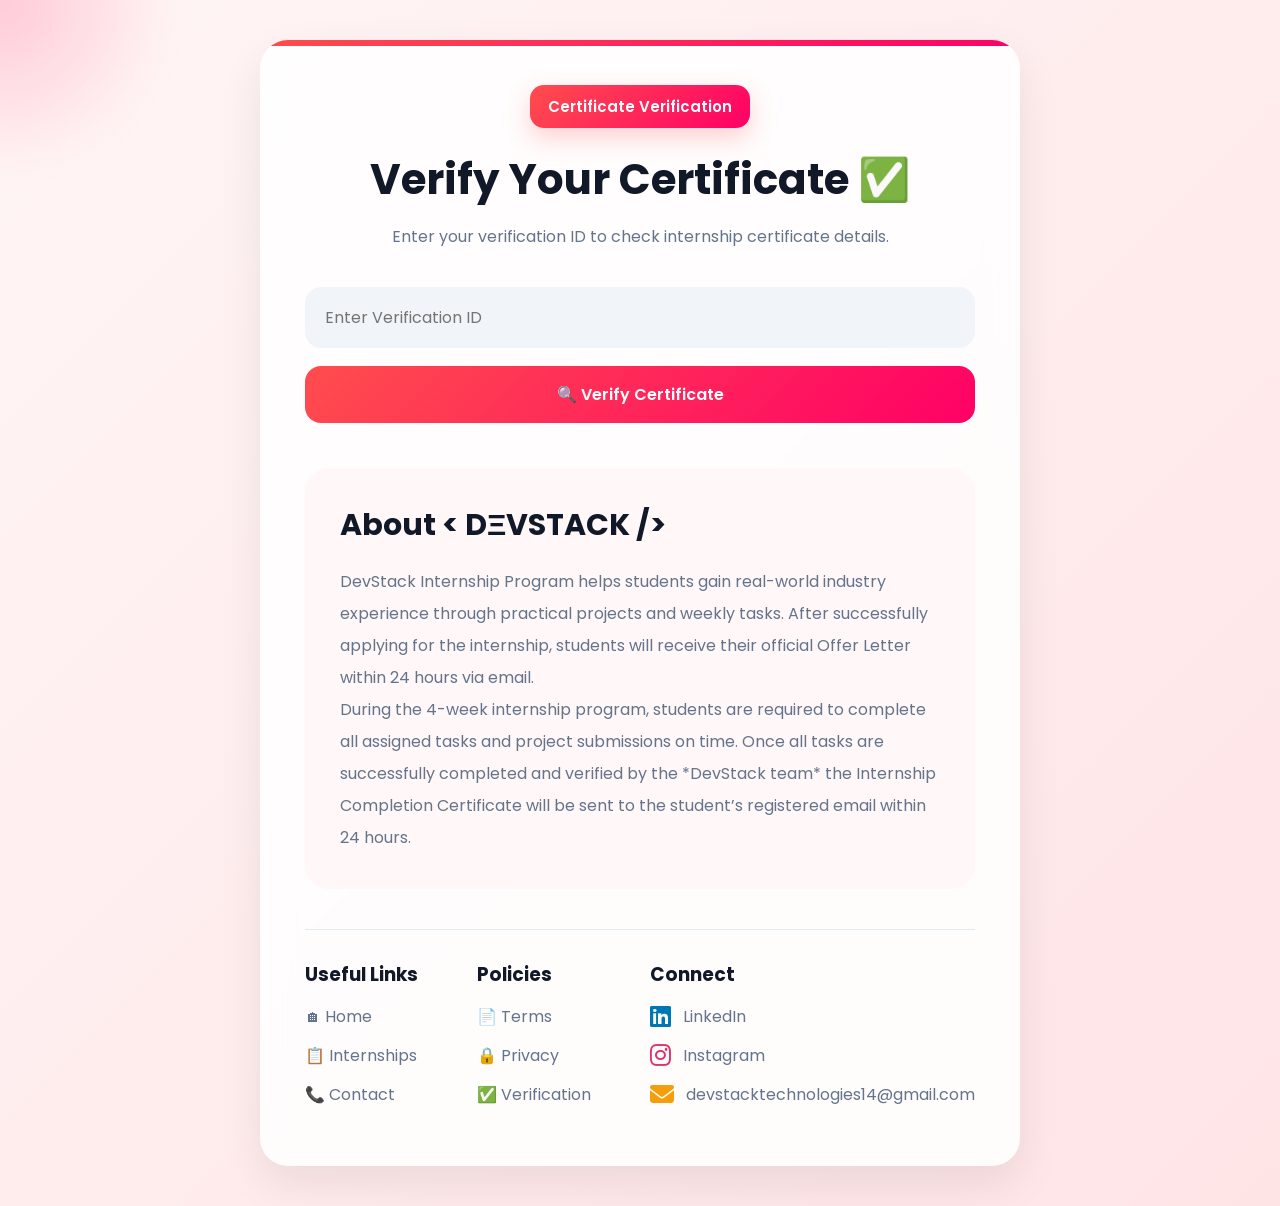
<file: vericertificate.html>
<!DOCTYPE html>
<html lang="en">

<head>

<meta charset="UTF-8">
<meta name="viewport"
content="width=device-width, initial-scale=1.0">

<title>DevStack Verification</title>

<link rel="stylesheet"
href="https://fonts.googleapis.com/css2?family=Poppins:wght@300;400;500;600;700;800&display=swap">

<link rel="stylesheet"
href="https://cdnjs.cloudflare.com/ajax/libs/font-awesome/6.5.1/css/all.min.css">

<style>

*{
    margin:0;
    padding:0;
    box-sizing:border-box;
    font-family:'Poppins',sans-serif;
}



/* ================= BODY ================= */

body{

    background:
    linear-gradient(
    135deg,
    #fff5f5,
    #ffe4e6
    );

    min-height:100vh;

    overflow-x:hidden;

    position:relative;
}



/* ================= RED LIGHT ================= */

.mouse-light{

    position:fixed;

    width:350px;
    height:350px;

    background:
    radial-gradient(circle,
    rgba(255,0,80,0.18),
    transparent 70%);

    border-radius:50%;

    pointer-events:none;

    transform:translate(-50%,-50%);

    z-index:-1;

    filter:blur(18px);
}



/* ================= MAIN ================= */

.main{

    width:100%;

    min-height:100vh;

    display:flex;

    justify-content:center;

    align-items:center;

    padding:40px 5%;
}



/* ================= CARD ================= */

.card{

    width:100%;

    max-width:760px;

    background:
    rgba(255,255,255,0.85);

    backdrop-filter:blur(15px);

    border-radius:28px;

    padding:45px;

    box-shadow:
    0 18px 45px rgba(0,0,0,0.08);

    position:relative;

    overflow:hidden;
}



/* TOP LINE */

.card::before{

    content:'';

    position:absolute;

    top:0;
    left:0;

    width:100%;
    height:6px;

    background:
    linear-gradient(
    90deg,
    #ff4d4d,
    #ff0066
    );
}



/* ================= BADGE ================= */

.verify-badge{

    width:fit-content;

    margin:auto;

    background:
    linear-gradient(
    135deg,
    #ff4d4d,
    #ff0066
    );

    color:white;

    padding:10px 18px;

    border-radius:14px;

    font-size:15px;

    font-weight:600;

    margin-bottom:20px;

    box-shadow:
    0 10px 25px rgba(255,77,77,0.25);

    animation:pulse 2s infinite;
}



/* PULSE */

@keyframes pulse{

    0%{
        transform:scale(1);
    }

    50%{
        transform:scale(1.05);
    }

    100%{
        transform:scale(1);
    }

}



/* ================= TITLE ================= */

.title{

    text-align:center;

    font-size:42px;

    color:#111827;

    font-weight:700;

    margin-bottom:12px;
}



/* ================= TEXT ================= */

.text{

    text-align:center;

    color:#64748b;

    line-height:1.8;

    margin-bottom:35px;
}



/* ================= INPUT ================= */

.input-box{

    display:flex;

    flex-direction:column;

    gap:18px;
}



.input-box input{

    width:100%;

    padding:18px 20px;

    border:none;

    outline:none;

    border-radius:16px;

    background:#f1f5f9;

    font-size:16px;
}



/* ================= BUTTON ================= */

.input-box button{

    width:100%;

    padding:16px;

    border:none;

    border-radius:16px;

    background:
    linear-gradient(
    135deg,
    #ff4d4d,
    #ff0066
    );

    color:white;

    font-size:16px;

    font-weight:600;

    cursor:pointer;

    transition:0.3s;
}



.input-box button:hover{

    transform:
    translateY(-4px);

    box-shadow:
    0 14px 30px rgba(255,0,80,0.25);
}



/* ================= RESULT ================= */

#resultBox{

    margin-top:30px;
}



/* ================= LOADING ================= */

.loading-box{

    background:#fff7f8;

    padding:40px;

    border-radius:24px;

    text-align:center;

    animation:fadeUp 0.5s ease;
}



/* LOADER */

.loader{

    width:70px;
    height:70px;

    border:7px solid #ffd6de;

    border-top:7px solid #ff0066;

    border-radius:50%;

    margin:auto;

    animation:spin 1s linear infinite;
}



/* SPIN */

@keyframes spin{

    100%{
        transform:rotate(360deg);
    }

}



/* LOADING TEXT */

.loading-box h2{

    margin-top:20px;

    color:#ff0066;

    font-size:22px;
}



/* ================= RESULT CARD ================= */

.result-card{

    background:#fff7f8;

    border-radius:24px;

    padding:30px;

    display:grid;

    grid-template-columns:
    repeat(2,1fr);

    gap:18px;

    animation:fadeUp 0.6s ease;
}



/* VERIFIED */

.status{

    grid-column:1/3;

    background:#dcfce7;

    color:#16a34a;

    padding:16px;

    border-radius:16px;

    text-align:center;

    font-size:20px;

    font-weight:700;
}



/* INFO */

.info{

    background:white;

    padding:22px;

    border-radius:18px;

    box-shadow:
    0 5px 15px rgba(0,0,0,0.04);
}



.info h3{

    color:#64748b;

    font-size:14px;

    margin-bottom:10px;
}



.info p{

    font-size:18px;

    font-weight:600;

    color:#111827;
}



/* INVALID */

.invalid{

    background:#fef2f2;

    color:#dc2626;

    padding:22px;

    border-radius:18px;

    text-align:center;

    font-size:20px;

    font-weight:700;

    animation:fadeUp 0.6s ease;
}



/* ================= ABOUT ================= */

.about{

    margin-top:45px;

    background:#fff7f8;

    border-radius:24px;

    padding:35px;
}



.about h2{

    font-size:30px;

    margin-bottom:18px;

    color:#111827;
}



.about p{

    color:#64748b;

    line-height:2;
}



/* ================= FOOTER ================= */

.footer{

    margin-top:40px;

    padding-top:30px;

    border-top:
    1px solid #e2e8f0;

    display:flex;

    justify-content:space-between;

    flex-wrap:wrap;

    gap:30px;
}



/* FOOTER */

.footer-box h3{

    margin-bottom:15px;

    color:#111827;
}



.footer-box a{

    display:flex;

    align-items:center;

    gap:12px;

    text-decoration:none;

    color:#64748b;

    margin-bottom:14px;

    transition:0.3s;
}



.footer-box a:hover{

    color:#ff0066;

    transform:translateX(5px);
}



/* ICONS */

.footer-box i{

    font-size:24px;
}



.fa-linkedin{
    color:#0077b5;
}

.fa-instagram{
    color:#e1306c;
}

.fa-envelope{
    color:#f59e0b;
}



/* ================= ANIMATION ================= */

@keyframes fadeUp{

    from{

        opacity:0;

        transform:
        translateY(20px);
    }

    to{

        opacity:1;

        transform:
        translateY(0px);
    }

}



/* ================= MOBILE ================= */

@media(max-width:700px){

    .card{
        padding:30px;
    }

    .title{
        font-size:32px;
    }

    .result-card{
        grid-template-columns:1fr;
    }

    .status{
        grid-column:1/2;
    }

}

</style>

</head>

<body>



<!-- RED LIGHT -->

<div class="mouse-light"></div>



<!-- MAIN -->

<section class="main">

<div class="card">



<!-- BADGE -->

<div class="verify-badge">

Certificate Verification

</div>



<!-- TITLE -->

<h1 class="title">

Verify Your Certificate ✅

</h1>



<!-- TEXT -->

<p class="text">

Enter your verification ID to
check internship certificate details.

</p>



<!-- INPUT -->

<div class="input-box">

<input
type="text"
id="certificateID"
placeholder="Enter Verification ID">

<button onclick=
"verifyCertificate()">

🔍 Verify Certificate

</button>

</div>



<!-- RESULT -->

<div id="resultBox"></div>



<!-- ABOUT -->

<div class="about">

<h2>

About &lt; DΞVSTACK /&gt; 

</h2>

<p>

DevStack Internship Program helps students gain real-world industry experience through practical projects and weekly tasks. After successfully applying for the internship, students will receive their official Offer Letter within 24 hours via email.</p>

  
<p>During the 4-week internship program, students are required to complete all assigned tasks and project submissions on time. Once all tasks are successfully completed and verified by the *DevStack team* the Internship Completion Certificate will be sent to the student’s registered email within 24 hours.

</p>

</div>



<!-- FOOTER -->

<div class="footer">



<div class="footer-box">

<h3>Useful Links</h3>

<a href="index.html">🏠︎ Home</a>
<a href="index.html">📋 Internships</a>
<a href="#">📞 Contact</a>

</div>



<div class="footer-box">

<h3>Policies</h3>

<a href="#">📄 Terms</a>
<a href="#">🔒 Privacy</a>
<a href="#">✅ Verification</a>

</div>



<div class="footer-box">

<h3>Connect</h3>

<a href="https://www.linkedin.com/company/devstack-technologies">
<i class="fab fa-linkedin"></i>
LinkedIn
</a>

<a href="#">
<i class="fab fa-instagram"></i>
Instagram
</a>

<a href="devstacktechnologies14@gmail.com">
<i class="fas fa-envelope"></i>
devstacktechnologies14@gmail.com
</a>

</div>

</div>

</div>

</section>





<script>


// ================= RED LIGHT =================

const mouseLight =
document.querySelector(".mouse-light");

document.addEventListener(
"mousemove",
(e)=>{

    mouseLight.style.left =
    e.clientX + "px";

    mouseLight.style.top =
    e.clientY + "px";

});




// ================= GOOGLE SHEET CSV =================

const sheetURL =
"https://docs.google.com/spreadsheets/d/e/2PACX-1vSy-Fs5Q1CmMIc3METCkiiMIW-GRgPxX06qdam5m9CwR2NhXhQ9RHclnXNP3Y7G5zLGw5C8YmeDF5un/pub?output=csv";

let certificateData = [];



// FETCH CSV

fetch(sheetURL)

.then(response => response.text())

.then(csvText => {

    const rows =
    csvText.split("\n");

    for(let i=1; i<rows.length; i++){

        const cols =
        rows[i].split(",");

        certificateData.push({

            id:
            cols[0]?.trim(),

            name:
            cols[1]?.trim(),

            domain:
            cols[2]?.trim(),

            start:
            cols[3]?.trim(),

            end:
            cols[4]?.trim()

        });

    }

});




// ================= VERIFY FUNCTION =================

function verifyCertificate(){

    const inputID =
    document
    .getElementById("certificateID")
    .value
    .trim();

    const resultBox =
    document
    .getElementById("resultBox");



    // LOADING FIRST

    resultBox.innerHTML = `

    <div class="loading-box">

        <div class="loader"></div>

        <h2>
        Verifying ID...
        </h2>

    </div>

    `;



    // WAIT 3 SECONDS

    setTimeout(()=>{

        const student =
        certificateData.find(
        item => item.id === inputID
        );



        // VALID

        if(student){

            resultBox.innerHTML = `

            <div class="result-card">

                <div class="status">

                    ✅ Certificate Verified

                </div>



                <div class="info">

                    <h3>
                    👤 Student Name
                    </h3>

                    <p>
                    ${student.name}
                    </p>

                </div>



                <div class="info">

                    <h3>
                    💻 Domain
                    </h3>

                    <p>
                    ${student.domain}
                    </p>

                </div>



                <div class="info">

                    <h3>
                    📅 Start Date
                    </h3>

                    <p>
                    ${student.start}
                    </p>

                </div>



                <div class="info">

                    <h3>
                    🏁 End Date
                    </h3>

                    <p>
                    ${student.end}
                    </p>

                </div>

            </div>

            `;
        }



        // INVALID

        else{

            resultBox.innerHTML = `

            <div class="invalid">

                ❌ Invalid Verification ID

            </div>

            `;
        }

    },3000);

}

</script>

</body>
</html>
</file>
